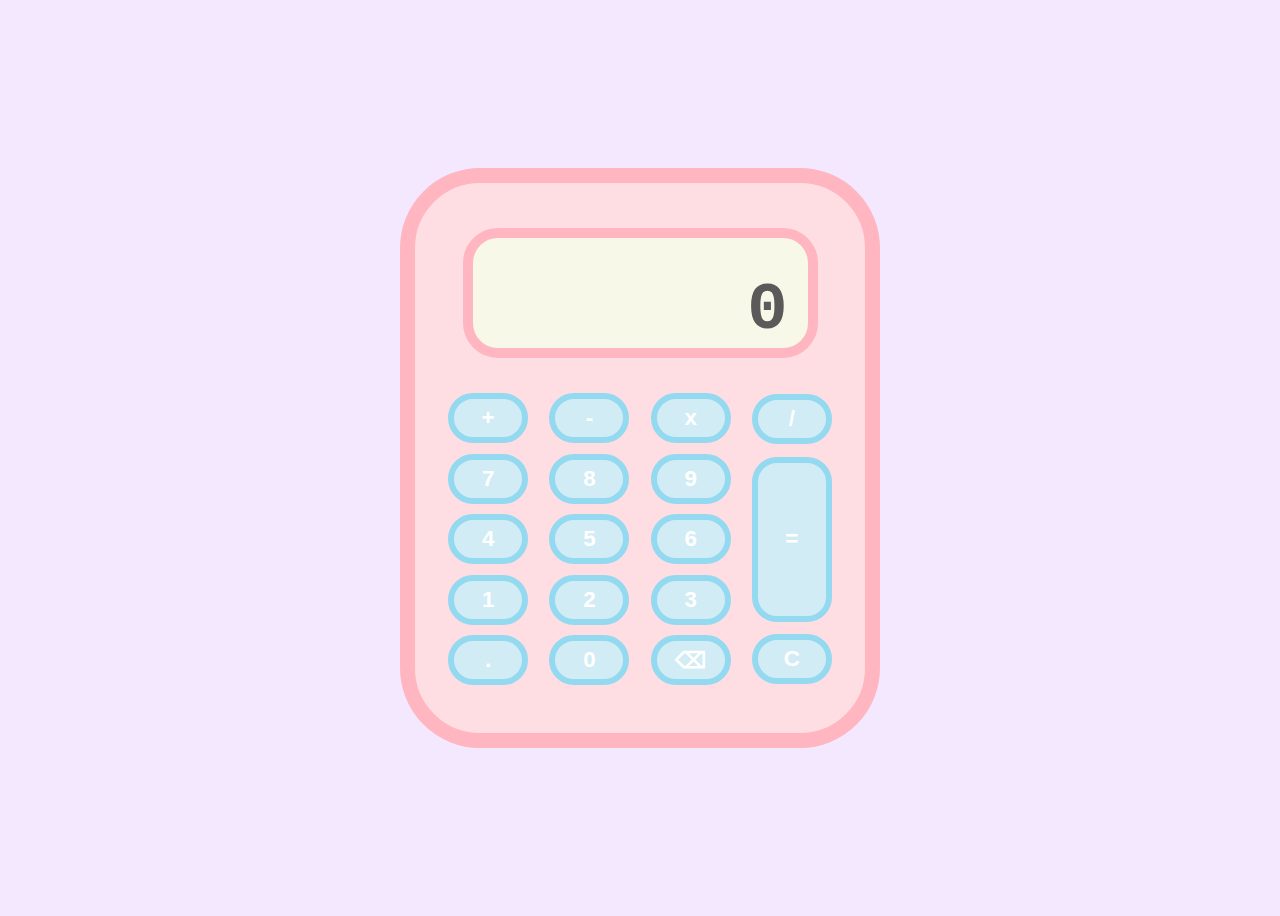
<file: projects/calculator/index.html>
<!DOCTYPE html>
<html lang="en">
  <head>
    <meta charset="UTF-8">
    <meta http-equiv="X-UA-Compatible" content="IE=edge">
    <meta name="viewport" content="width=device-width, initial-scale=1.0">
    <title>🫧 Kawaii Calculator</title>
    <link rel="stylesheet" href="style.css">
    <script src="calculator.js"></script>
  </head>
  <body>

    <div id="calculator">

      <div id="screen">0</div>

      <div id="buttons">

        <button id="add" class="standard-button operation">+</button>
        <button class="standard-button number">7</button>
        <button class="standard-button number">4</button>
        <button class="standard-button number">1</button>
        <button id="point" class="standard-button">.</button>

        <button id="subtract" class="standard-button operation">-</button>
        <button class="standard-button number">8</button>
        <button class="standard-button number">5</button>
        <button class="standard-button number">2</button>
        <button class="standard-button number">0</button>

        <button id="multiply" class="standard-button operation">x</button>
        <button class="standard-button number">9</button>
        <button class="standard-button number">6</button>
        <button class="standard-button number">3</button>
        <button id="back" class="standard-button">⌫</button>

        <button id="divide" class="standard-button operation">/</button>
        <button id="equals" class="standard-button">=</button>
        <button id="clear" class="standard-button">C</button>
        
      </div>

    </div>

  </body>
</html>
</file>
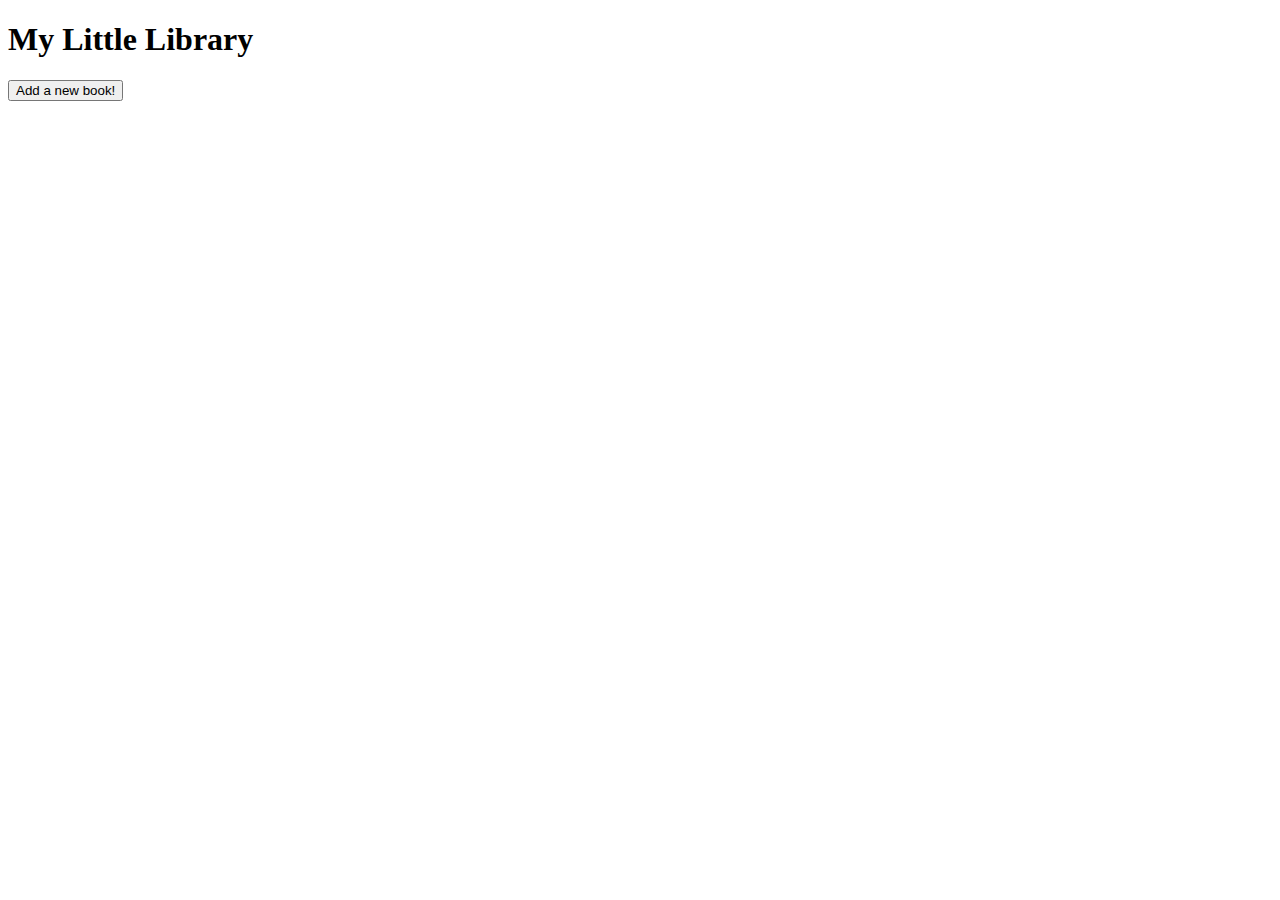
<file: projects/library/index.html>
<!DOCTYPE html>
<html lang="en">
  <head>
    <meta charset="UTF-8" />
    <meta http-equiv="X-UA-Compatible" content="IE=edge" />
    <meta name="viewport" content="width=device-width, initial-scale=1.0" />
    <title>My Little Library</title>
    <link rel="stylesheet" href="styles.css" />
    <script src="script.js" defer></script>
  </head>
  <body>
    <div class="page">
      <h1 class="title">My Little Library</h1>
      <div class="library">
        <div class="books"></div>
        <div class="new-book-form">
          <dialog>
            <button type="button" class="close-modal-btn" autofocus>X</button>
            <h2>New Book Details</h2>
            <form action="#" method="">
              <label for="title">Title:</label>
              <input type="text" name="title" id="title" required />

              <label for="author">Author:</label>
              <input type="text" name="author" id="author" required />

              <label for="page_count">Number of Pages:</label>
              <input type="number" name="page_count" id="page-count" required />

              <label for="is_read">Has been read?</label>
              <input type="checkbox" name="is_read" id="is-read" />

              <button type="submit" class="submit-new-book-btn">
                Add New Book
              </button>
            </form>
          </dialog>
          <button type="button" class="add-book-btn">Add a new book!</button>
        </div>
      </div>
    </div>
  </body>
</html>
</file>
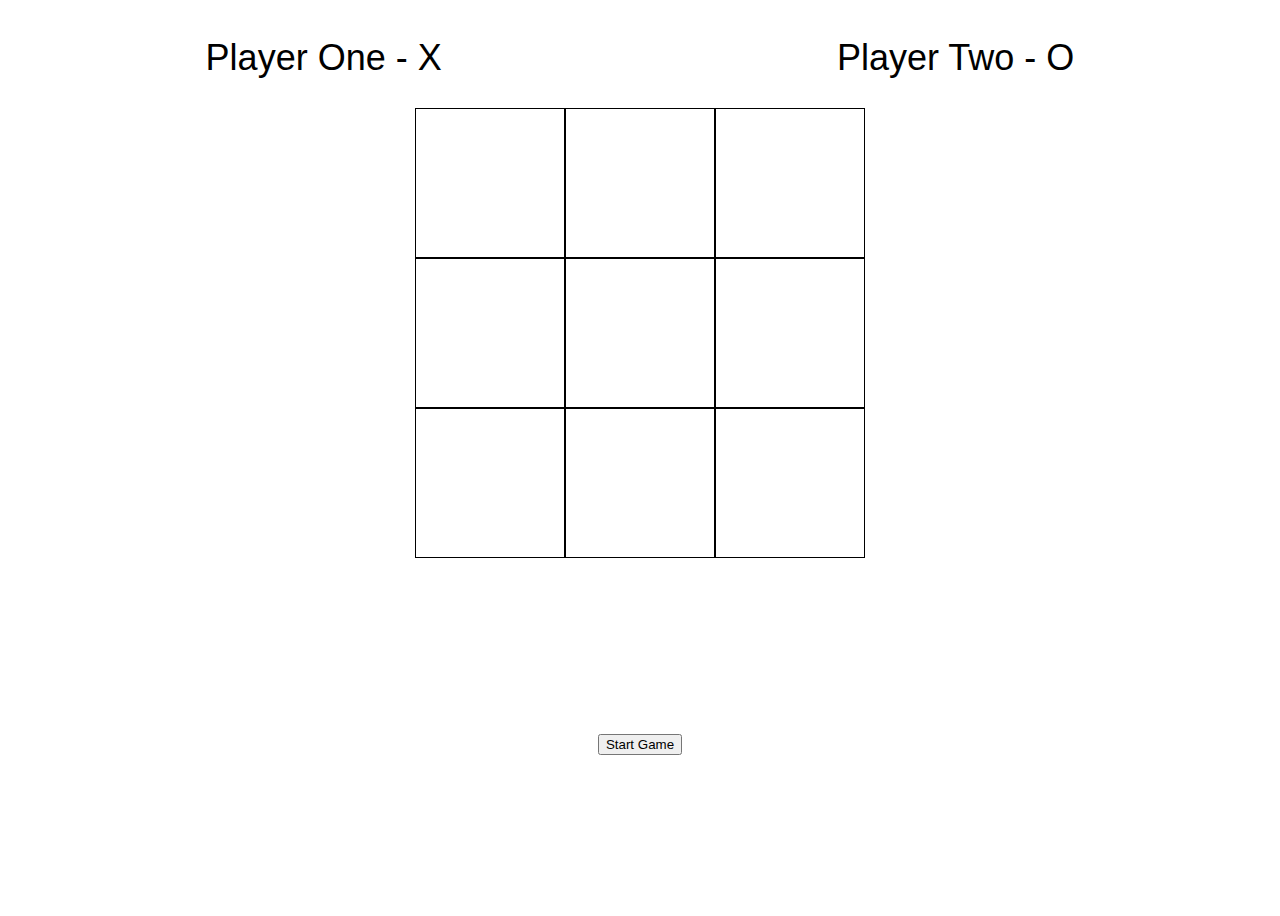
<file: projects/tic-tac-toe/index.html>
<!DOCTYPE html>
<html lang="en">
  <head>
    <meta charset="UTF-8" />
    <meta http-equiv="X-UA-Compatible" content="IE=edge" />
    <meta name="viewport" content="width=device-width, initial-scale=1.0" />
    <title>Tic Tac Toe</title>
    <link rel="stylesheet" href="styles.css" />
    <script src="script.js" defer></script>
  </head>
  <body>
    <div class="players">
      <div class="player-one">Player One - X</div>
      <div class="player-two">Player Two - O</div>
    </div>
    <div class="gameboard">
      <div class="square" id="0"></div>
      <div class="square" id="1"></div>
      <div class="square" id="2"></div>
      <div class="square" id="3"></div>
      <div class="square" id="4"></div>
      <div class="square" id="5"></div>
      <div class="square" id="6"></div>
      <div class="square" id="7"></div>
      <div class="square" id="8"></div>
    </div>
    <div class="result"></div>
    <div class="play-btn">
      <button>Start Game</button>
    </div>
  </body>
</html>
</file>
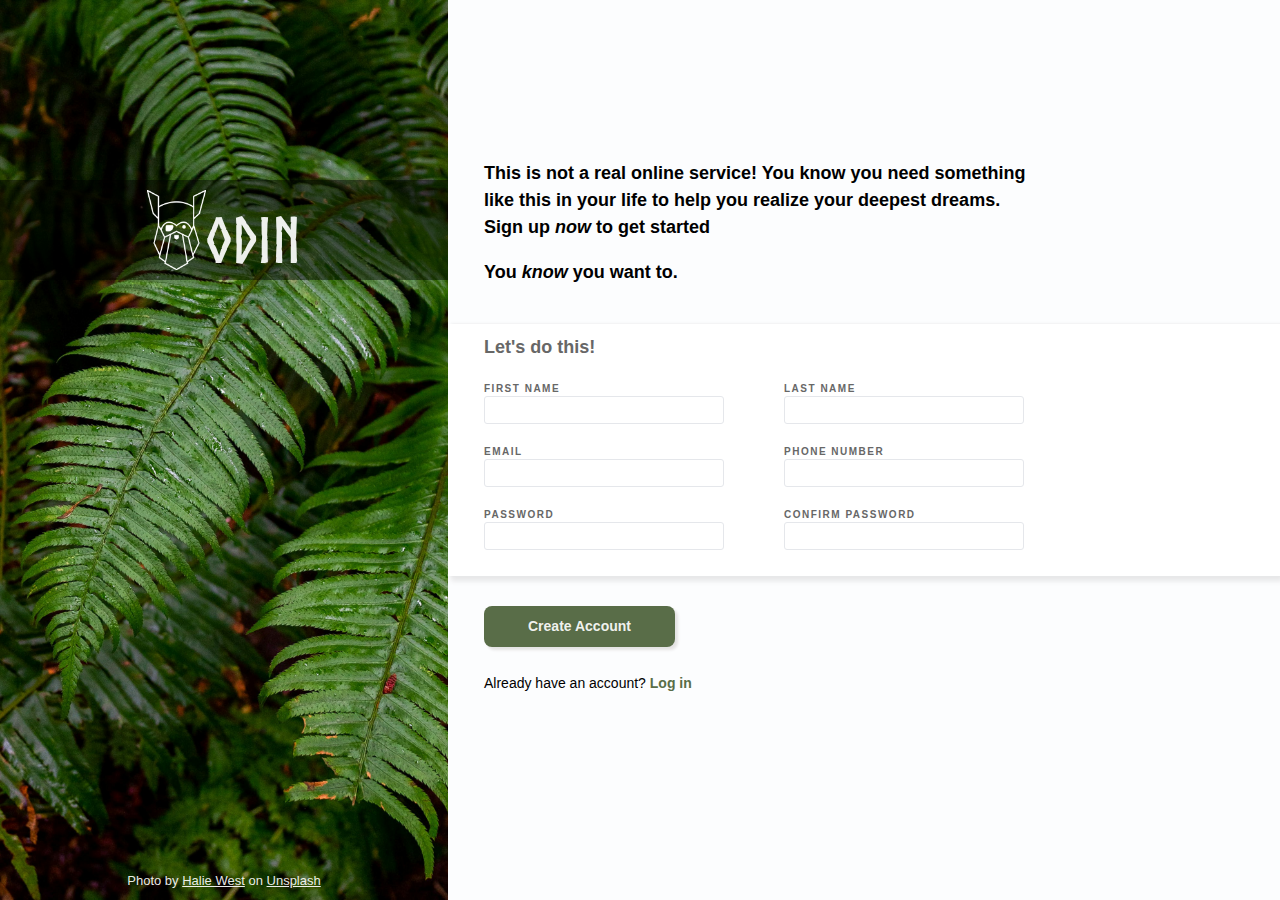
<file: projects/sign-up-form/form.html>
<!DOCTYPE html>
<html>
  <head>
    <meta charset="utf-8">
    <meta name="viewport" content="width=device-width">
    <title>The Odin Service</title>
    <link rel="stylesheet" href="form.css">
  </head>
  <body>
    <div id="splash-container">
      <div id="banner">
        <img src="./odin-logo.png" alt="Odin Logo">
        <h1>ODIN</h1>
      </div>
      <div id="credits">
        Photo by <a href="https://unsplash.com/@haliewestphoto" target="_blank">Halie West</a> on <a href="https://unsplash.com/" target="_blank">Unsplash</a>
      </div>
    </div>
    <div id="content-container">
      <section id="hook">
        <div>
          <p>
            This is not a real online service! You know you need something like this in your life to help you realize
            your deepest dreams. Sign up <em>now</em> to get started
          </p>
          <p>
            You <em>know</em> you want to.
          </p>
        </div>
      </section>
      <section id="form">
        <form action="#" method="post">
          <h2>Let's do this!</h2>
          <fieldset>
            <div>
              <label for="first_name">FIRST NAME</label>
              <input type="text" name="first_name" id="first_name">
            </div>
            <div>
              <label for="last_name">LAST NAME</label>
              <input type="text" name="last_name" id="last_name">
            </div>
          </fieldset>
          <fieldset>
            <div>
              <label for="email">EMAIL</label>
              <input type="email" name="email" id="email">
            </div>
            <div>
              <label for="number">PHONE NUMBER</label>
              <input type="number" name="number" id="number">
            </div>
          </fieldset>
          <fieldset>
            <div>
              <label for="password">PASSWORD</label>
              <input type="password" name="password" id="password">
            </div>
            <div>
              <label for="confirm_password">CONFIRM PASSWORD</label>
              <input type="password" name="confirm_password" id="confirm_password">
            </div>
          </fieldset>
        </form>
      </section>
      <section id="btns">
        <div>
          <button type="submit">Create Account</button>
          <p>
            Already have an account?
            <a href="#">Log in</a>
          </p>
        </div>
      </section>
    </div>
  </body>
</html>
</file>
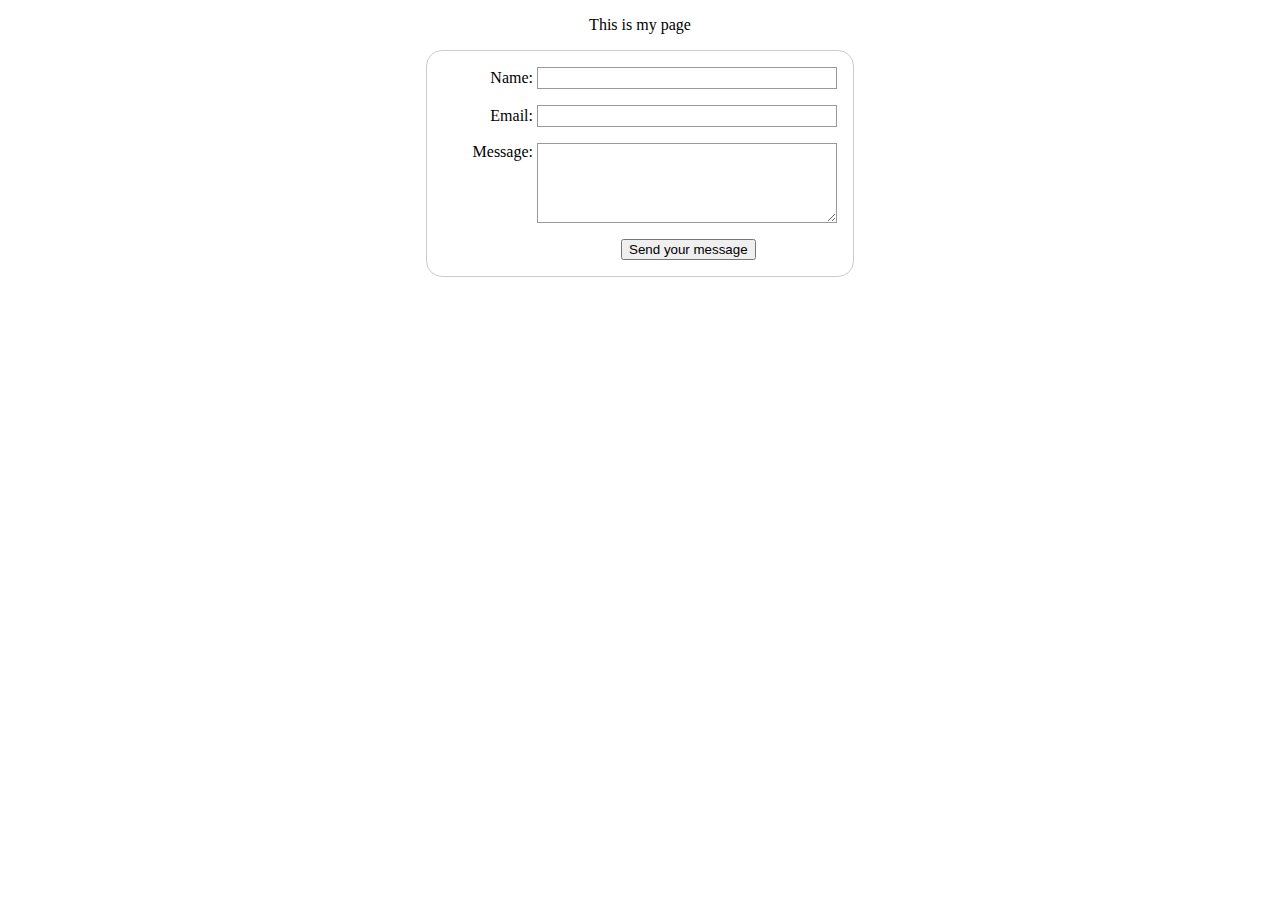
<file: projects/simple-form/template.html>
<!DOCTYPE html>
<html lang="en-US">
  <head>
    <meta charset="utf-8">
    <meta name="viewport" content="width=device-width">
    <title>My test page</title>
    <style>
      body {
        /* Center the form on the page */
        text-align: center;
      }

      form {
        display: inline-block;
        /* Form outline */
        padding: 1em;
        border: 1px solid #ccc;
        border-radius: 1em;
      }

      ul {
        list-style: none;
        padding: 0;
        margin: 0;
      }

      form li + li {
        margin-top: 1em;
      }

      label {
        /* Uniform size & alignment */
        display: inline-block;
        min-width: 90px;
        text-align: right;
      }

      input,
      textarea {
        /* To make sure that all text fields have the same font settings
          By default, textareas have a monospace font */
        font: 1em sans-serif;
        /* Uniform text field size */
        width: 300px;
        box-sizing: border-box;
        /* Match form field borders */
        border: 1px solid #999;
      }

      input:focus,
      textarea:focus {
        /* Additional highlight for focused elements */
        border-color: #000;
      }

      textarea {
        /* Align multiline text fields with their labels */
        vertical-align: top;
        /* Provide space to type some text */
        height: 5em;
      }

      .button {
        /* Align buttons with the text fields */
        padding-left: 90px; /* same size as the label elements */
      }

      button {
        /* This extra margin represent roughly the same space as the space
          between the labels and their text fields */
        margin-left: 0.5em;
      }
    </style>
  </head>
  <body>
    <p>This is my page</p>

    <form action="/my-handling-form-page" method="post">
      <ul>
        <li>
          <label for="name">Name:</label>
          <input type="text" id="name" name="user_name" />
        </li>
        <li>
          <label for="mail">Email:</label>
          <input type="email" id="mail" name="user_email" />
        </li>
        <li>
          <label for="msg">Message:</label>
          <textarea id="msg" name="user_message"></textarea>
        </li>

        <li class="button">
          <button type="submit">Send your message</button>
        </li>        
      </ul>
    </form>
  </body>
</html>
</file>
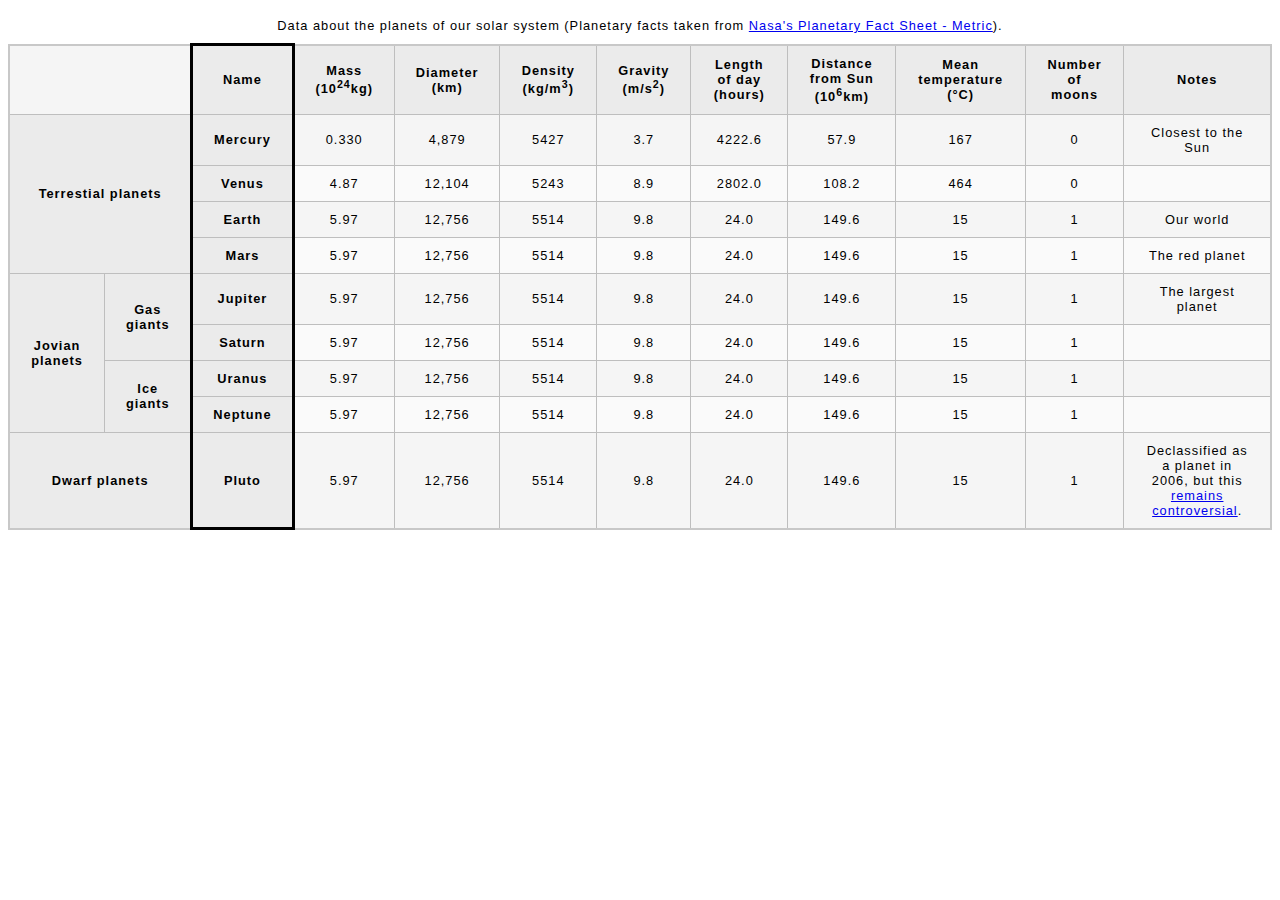
<file: projects/table-practice/blank-template.html>
<!DOCTYPE html>
<html lang="en-US">
  <head>
    <meta charset="utf-8" />
    <meta name="viewport" content="width=device-width" />
    <title>Table template</title>
    <link href="minimal-table.css" rel="stylesheet" type="text/css" />
  </head>
  <body>
    <table>
      <caption>
        Data about the planets of our solar system (Planetary facts taken from
        <a href="http://nssdc.gsfc.nasa.gov/planetary/factsheet/"
          >Nasa's Planetary Fact Sheet - Metric</a
        >).
      </caption>
      <colgroup>
        <col />
        <col />
        <col style="border: 3px solid black" />
      </colgroup>
      <thead>
        <tr>
          <td colspan="2">&nbsp;</td>
          <th>Name</th>
          <th>Mass (10<sup>24</sup>kg)</th>
          <th>Diameter (km)</th>
          <th>Density (kg/m<sup>3</sup>)</th>
          <th>Gravity (m/s<sup>2</sup>)</th>
          <th>Length of day (hours)</th>
          <th>Distance from Sun (10<sup>6</sup>km)</th>
          <th>Mean temperature (°C)</th>
          <th>Number of moons</th>
          <th>Notes</th>
        </tr>
      </thead>
      <tbody>
        <tr>
          <th rowspan="4" colspan="2" scope="rowgroup">Terrestial planets</th>
          <th scope="row">Mercury</th>
          <td>0.330</td>
          <td>4,879</td>
          <td>5427</td>
          <td>3.7</td>
          <td>4222.6</td>
          <td>57.9</td>
          <td>167</td>
          <td>0</td>
          <td>Closest to the Sun</td>
        </tr>
        <tr>
          <th scope="row">Venus</th>
          <td>4.87</td>
          <td>12,104</td>
          <td>5243</td>
          <td>8.9</td>
          <td>2802.0</td>
          <td>108.2</td>
          <td>464</td>
          <td>0</td>
          <td>&nbsp;</td>
        </tr>
        <tr>
          <th scope="row">Earth</th>
          <td>5.97</td>
          <td>12,756</td>
          <td>5514</td>
          <td>9.8</td>
          <td>24.0</td>
          <td>149.6</td>
          <td>15</td>
          <td>1</td>
          <td>Our world</td>
        </tr>
        <tr>
          <th scope="row">Mars</th>
          <td>5.97</td>
          <td>12,756</td>
          <td>5514</td>
          <td>9.8</td>
          <td>24.0</td>
          <td>149.6</td>
          <td>15</td>
          <td>1</td>
          <td>The red planet</td>
        </tr>
        <tr>
          <th rowspan="4" scope="rowgroup">Jovian planets</th>
          <th rowspan="2" scope="rowgroup">Gas giants</th>
          <th scope="row">Jupiter</th>
          <td>5.97</td>
          <td>12,756</td>
          <td>5514</td>
          <td>9.8</td>
          <td>24.0</td>
          <td>149.6</td>
          <td>15</td>
          <td>1</td>
          <td>The largest planet</td>
        </tr>
        <tr>
          <th scope="row">Saturn</th>
          <td>5.97</td>
          <td>12,756</td>
          <td>5514</td>
          <td>9.8</td>
          <td>24.0</td>
          <td>149.6</td>
          <td>15</td>
          <td>1</td>
          <td>&nbsp;</td>
        </tr>
        <tr>
          <th rowspan="2" scope="rowgroup">Ice giants</th>
          <th scope="row">Uranus</th>
          <td>5.97</td>
          <td>12,756</td>
          <td>5514</td>
          <td>9.8</td>
          <td>24.0</td>
          <td>149.6</td>
          <td>15</td>
          <td>1</td>
          <td>&nbsp;</td>
        </tr>
        <tr>
          <th scope="row">Neptune</th>
          <td>5.97</td>
          <td>12,756</td>
          <td>5514</td>
          <td>9.8</td>
          <td>24.0</td>
          <td>149.6</td>
          <td>15</td>
          <td>1</td>
          <td>&nbsp;</td>
        </tr>
        <tr>
          <th colspan="2">Dwarf planets</th>
          <th scope="row">Pluto</th>
          <td>5.97</td>
          <td>12,756</td>
          <td>5514</td>
          <td>9.8</td>
          <td>24.0</td>
          <td>149.6</td>
          <td>15</td>
          <td>1</td>
          <td>Declassified as a planet in 2006, but this <a href="http://www.usatoday.com/story/tech/2014/10/02/pluto-planet-solar-system/16578959/">remains controversial</a>.</td>
        </tr>
      </tbody>
    </table>
  </body>
</html>
</file>
<file: projects/calculator/style.css>
body {
  min-height: 100vh; /* 100% of viewport height aka the height of the visible area of the webpage */
  display: flex;
  justify-content: center;
  align-items: center;
  font-family: 'Courier New', Courier, monospace;
  background-color: rgb(244, 232, 255);
}

#calculator {
  background-color: rgb(255, 222, 227);
  min-width: 450px;
  height: 550px;
  border: 15px solid lightpink;
  display: inline-block;
  border-radius: 80px;
}

#screen {
  background-color: rgb(248, 248, 233);
  width: 70%;
  height: 20%;
  border: 10px solid lightpink;
  border-radius: 35px;
  margin: 45px auto 0;
  display: flex;
  justify-content: flex-end;
  align-items: flex-end;
  font-size: 4.2rem;
  font-weight: bolder;
  color: rgb(91, 90, 90);
  padding-right: 20px;
}

#buttons {
  width: 90%;
  height: 55%;
  margin: 30px auto;
  display: flex;
  flex-flow: column wrap;
  justify-content: space-around;
  align-items: center;
}

.standard-button {
  background-color: rgb(209, 236, 245);
  color: white;
  width: 80px;
  height: 50px;
  font-size: 1.4rem;
  font-weight: bolder;
  border: 6px solid rgb(147, 217, 240);
  border-radius: 25px;
  margin: 5px;
}

#equals {
  height: 165px;
}
</file>
<file: projects/library/styles.css>
::backdrop {
  background-image: linear-gradient(
    45deg,
    magenta,
    rebeccapurple,
    dodgerblue,
    green
  );
  opacity: 0.75;
}
</file>
<file: projects/tic-tac-toe/styles.css>
body {
  height: 100vh;
  font-family: Impact, Haettenschweiler, 'Arial Narrow Bold', sans-serif;
}

.players {
  display: flex;
  justify-content: space-around;
  align-items: center;
  height: 100px;
  font-size: 36px;
}

.current {
  text-decoration: underline;
  text-decoration-color: pink;
}

.gameboard {
  display: grid;
  height: 450px;
  justify-content: center;
  grid-template: repeat(3, 150px) / repeat(3, 150px);
}

.square {
  border: 1px solid black;
}

.result {
  height: 50px;
  text-align: center;
  padding: 5% 0;
}

.play-btn {
  display: flex;
  justify-content: center;
}
</file>
<file: projects/sign-up-form/form.css>
@font-face {
  font-family: 'Norse Bold';
  src: url(./Norse-Bold.otf);
}

*,
*::before,
*::after {
  box-sizing: border-box;
}

* {
  margin: 0;
}

img,
picture,
video,
canvas,
svg {
  display: block;
  max-width: 100%;
}

input,
button,
textarea,
select {
  font: inherit;
}

p,
h1,
h2,
h3,
h4,
h5,
h6 {
  overflow-wrap: break-word;
}

#root,
#__next {
  isolation: isolate;
}

html,
body {
  width: 100vw;
  height: 100vh;
  margin: 0;
  padding: 0;
  display: flex;
  font-family: sans-serif;
  line-height: 1.5;
  -webkit-font-smoothing: antialiased;
  --off-white-text-color: rgba(255, 255, 255, 0.921);
  --dark-green-color: #596D48;
}

#splash-container {
  background-image: url(./fern-background.jpg);
  background-size: cover; /* Scales image to cover entire element */
  background-repeat: no-repeat;
  background-position: center;
  width: 35%;
  height: 100%;
  position: relative;
}

#banner {
  display: flex;
  justify-content: center;
  align-items: center;
  height: 100px;
  width: 100%;
  background-color: rgba(0, 0, 0, 0.45);
  position: absolute;
  top: 20%;
}

img[src='./odin-logo.png'] {
  display: block;
  height: 80%;
}

h1 {
  color: var(--off-white-text-color);
  font-family: 'Norse Bold', sans-serif, 'Times New Roman';
  font-size: 62px;
  padding-top: 20px;
}

#credits {
  position: absolute;
  bottom: 10px;
  color: var(--off-white-text-color);
  font-size: small;
  width: 100%;
  text-align: center;
}

#splash-container a,
#splash-container a:visited {
  color: var(--off-white-text-color);
}

#content-container {
  width: calc(100vw - 35%);
  height: 100vh;
}

#content-container #hook,
#content-container #btns {
  background-color: rgba(241, 248, 249, 0.218);
  height: 36%;
  position: relative;
}

#hook div,
form,
#btns div {
  position: absolute;
  padding: 10px 36px;
}

#hook div {
  bottom: 10px;
}

#hook p {
  font-weight: bold;
  margin: 18px 0;
  max-inline-size: 55ch;
  font-size: large;
}

#form {
  height: calc(100vh - 72%);
  box-shadow: 3px 5px 5px rgb(228, 227, 227), 3px 0 3px rgb(228, 227, 227);
  color: rgba(60, 60, 60, 0.966);
  color: rgb(103, 103, 103);
}

#form h2 {
  font-size: large;
}

#form fieldset {
  display: flex;
  border: none;
  padding: 0;
  gap: 60px;
  margin: 20px 0;
}

#form div {
  display: flex;
  flex-direction: column;
}

#form label {
  font-size: 10px;
  font-weight: bold;
  letter-spacing: 1.5px;
}

#form input {
  width: 240px;
  border: 1px solid #E5E7EB;
  border-radius: 3px;
  padding-left: 10px;
}

#form imput:focus {
  border-color: blue;
  box-shadow: 3px 3px 3px rgb(228, 227, 227);
}

#form input:invalid {
  border-color: red;
}

#btns div {
  top: 10px;
}

#btns button {
  border: none;
  background-color: var(--dark-green-color);
  color: var(--off-white-text-color);
  font-weight: bold;
  padding: 10px 44px;
  border-radius: 8px;
  margin: 10px 0;
  font-size: 14px;
  box-shadow: 3px 3px 3px rgb(228, 227, 227);
}

#btns p {
  margin: 16px 0;
  font-size: 14px;
}

#btns a,
#btns a:visited {
  color: var(--dark-green-color);
  text-decoration: none;
  font-weight: bold;
}
</file>
<file: projects/table-practice/minimal-table.css>
html {
  font-family: sans-serif;
}

table {
  border-collapse: collapse;
  border: 2px solid rgb(200,200,200);
  letter-spacing: 1px;
  font-size: 0.8rem;
}

td, th {
  border: 1px solid rgb(190,190,190);
  padding: 10px 20px;
}

th {
  background-color: rgb(235,235,235);
}

td {
  text-align: center;
}

tr:nth-child(even) td {
  background-color: rgb(250,250,250);
}

tr:nth-child(odd) td {
  background-color: rgb(245,245,245);
}

caption {
  padding: 10px;
}
</file>
